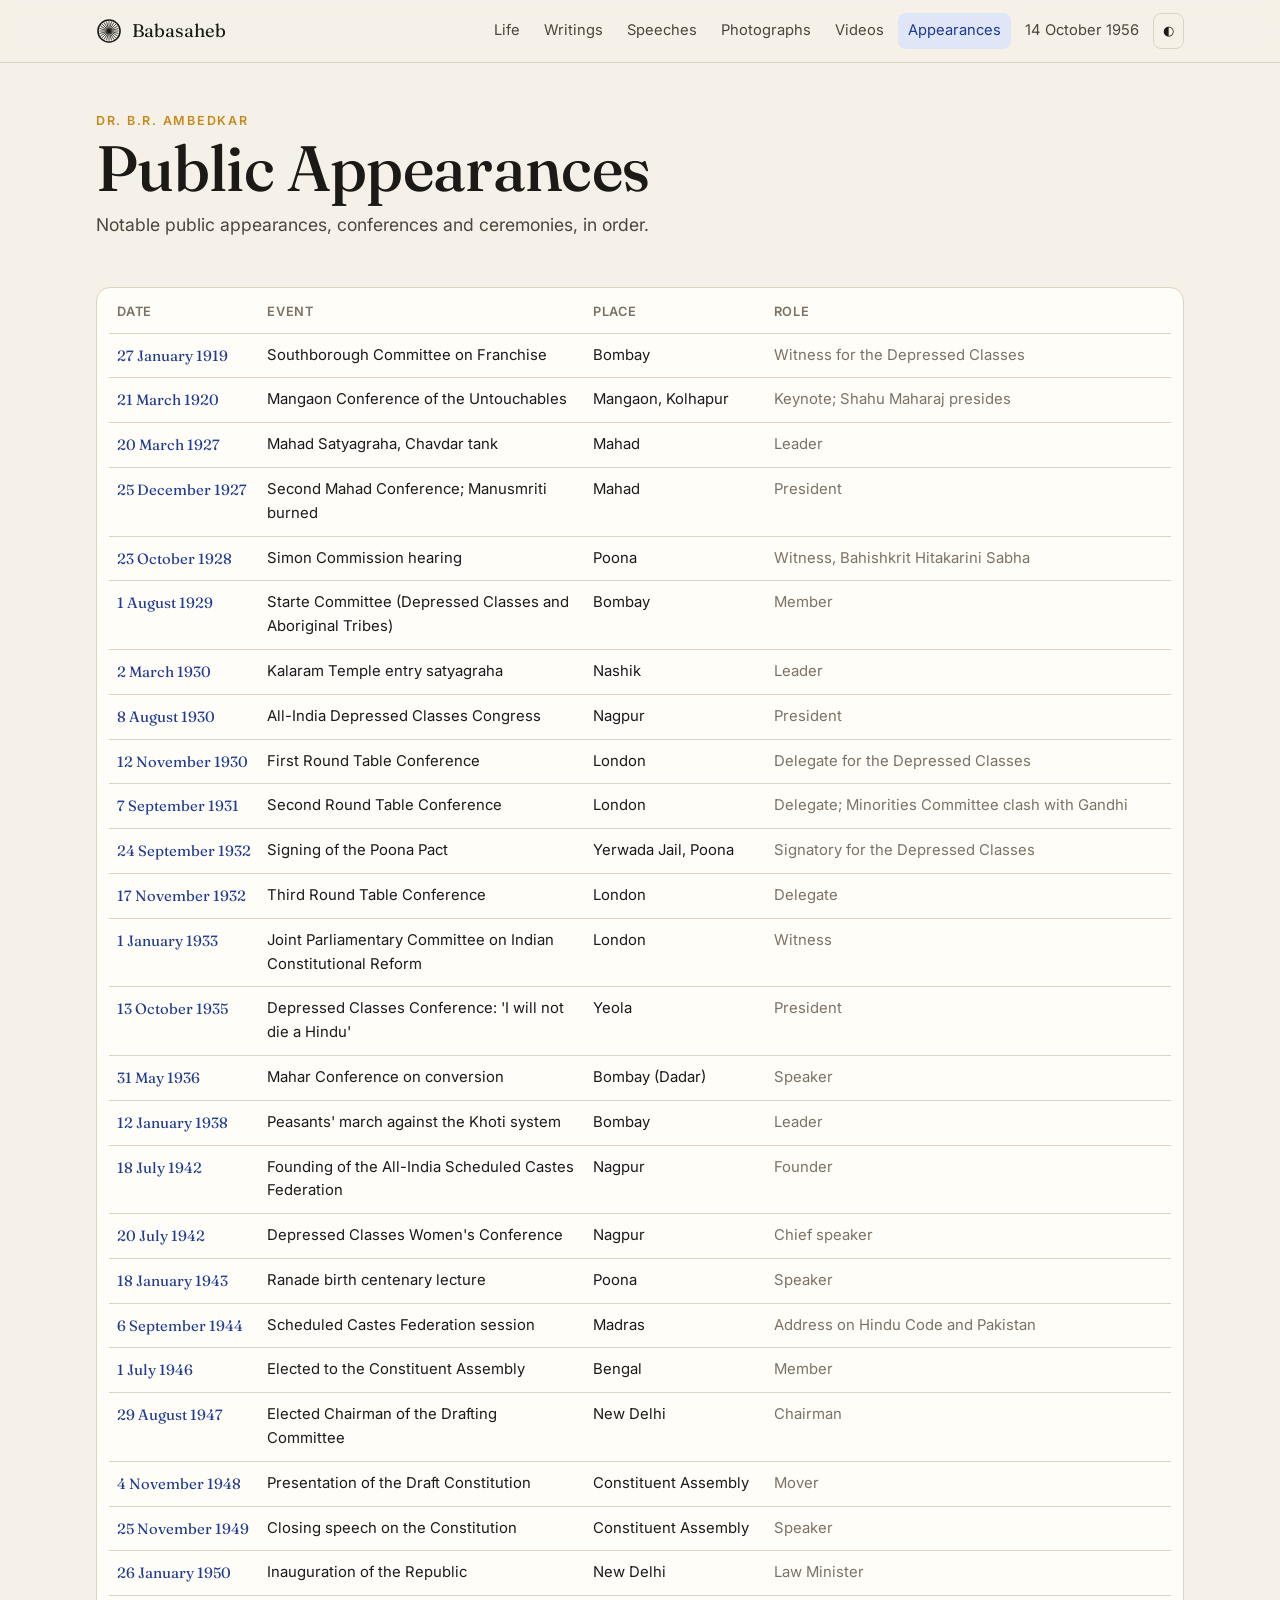
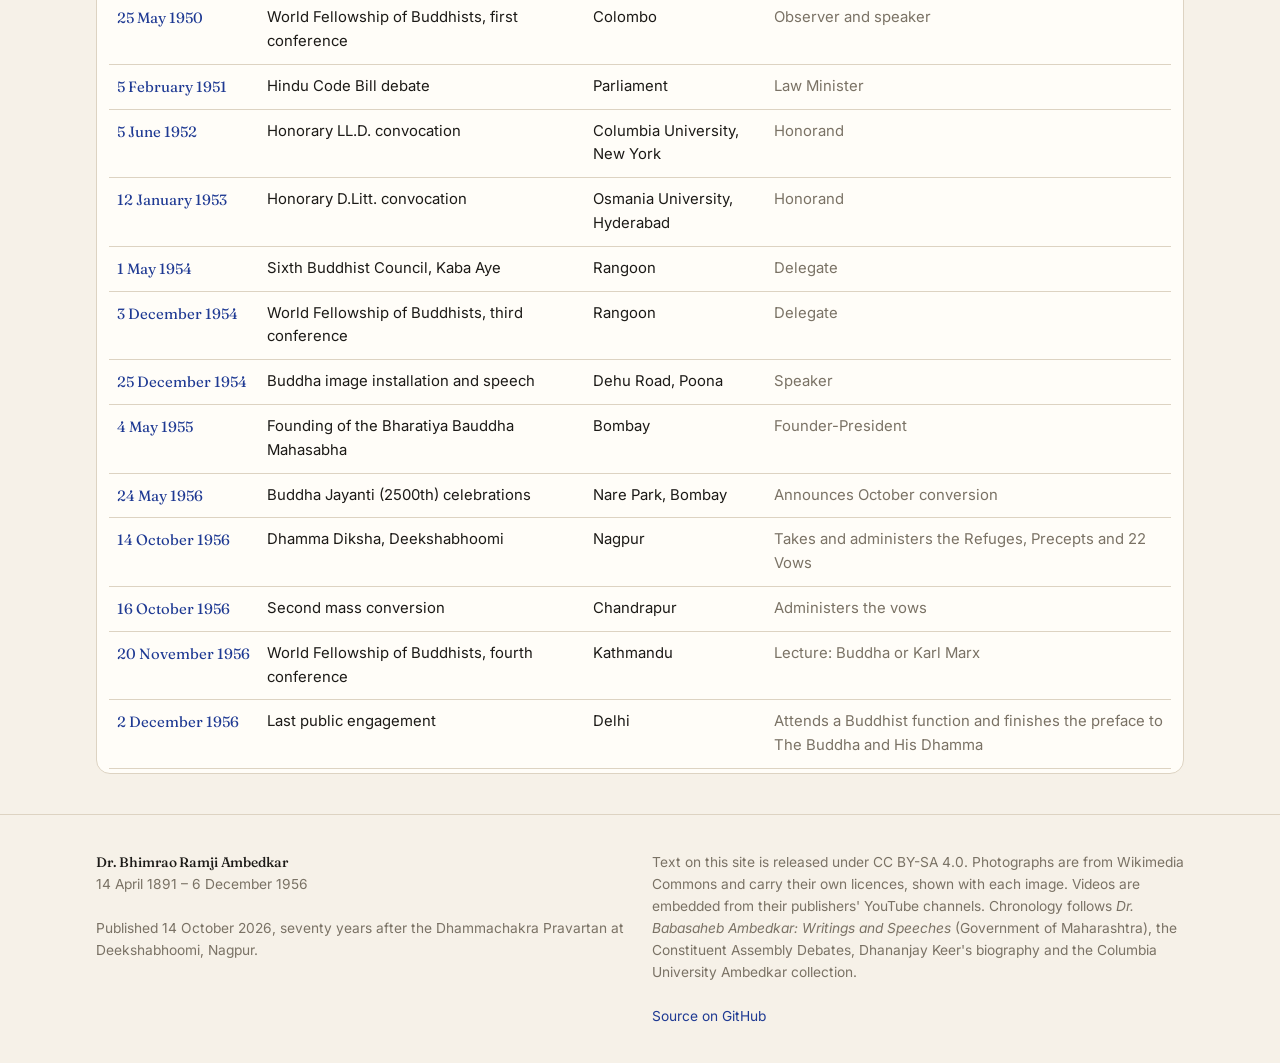
<file: appearances.html>
<!doctype html><html lang="en"><head><meta charset="utf-8"><meta name="viewport" content="width=device-width,initial-scale=1">
<title>Public Appearances · Dr. B.R. Ambedkar</title><meta name="description" content="A chronological register of Dr. B.R. Ambedkar's public appearances, conferences and ceremonies.">
<link rel="preconnect" href="https://fonts.googleapis.com"><link href="https://fonts.googleapis.com/css2?family=Fraunces:opsz,wght@9..144,400;9..144,500&family=Inter:wght@400;500;600&display=swap" rel="stylesheet">
<link rel="stylesheet" href="/css/style.css"><link rel="icon" href="/assets/favicon.svg"></head>
<body><a class="skip" href="#main">Skip to content</a><header class="site" id="site-header"></header>
<main id="main" data-page="appearances" data-title="Public Appearances"><div class="wrap"><div class="pagehead"><div class="eyebrow">Dr. B.R. Ambedkar</div><h1>Public Appearances</h1><p class="lead" id="lead">A chronological register of Dr. B.R. Ambedkar's public appearances, conferences and ceremonies.</p></div>
<div class="filters" id="filters"></div><div id="content"></div></div></main>
<footer class="site" id="site-footer"></footer><script src="/js/common.js"></script><script src="/js/pages.js"></script></body></html>
</file>
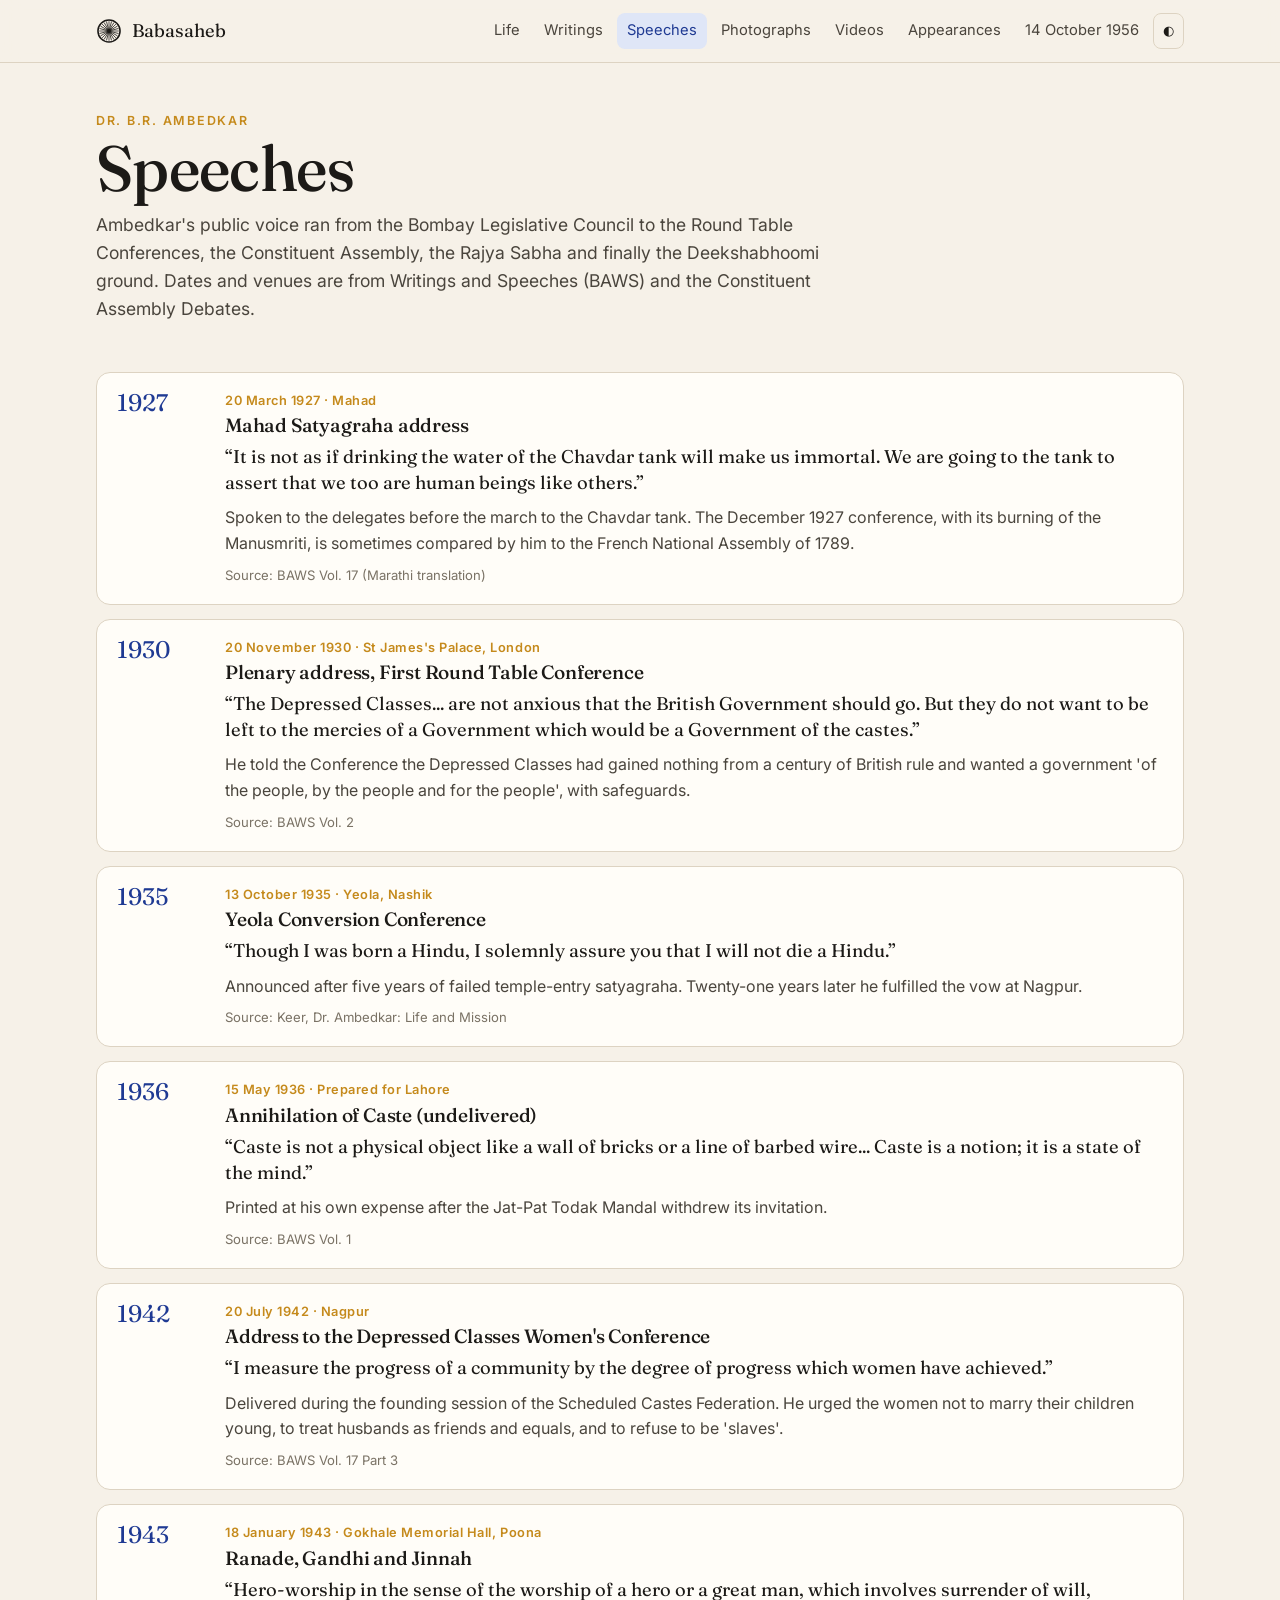
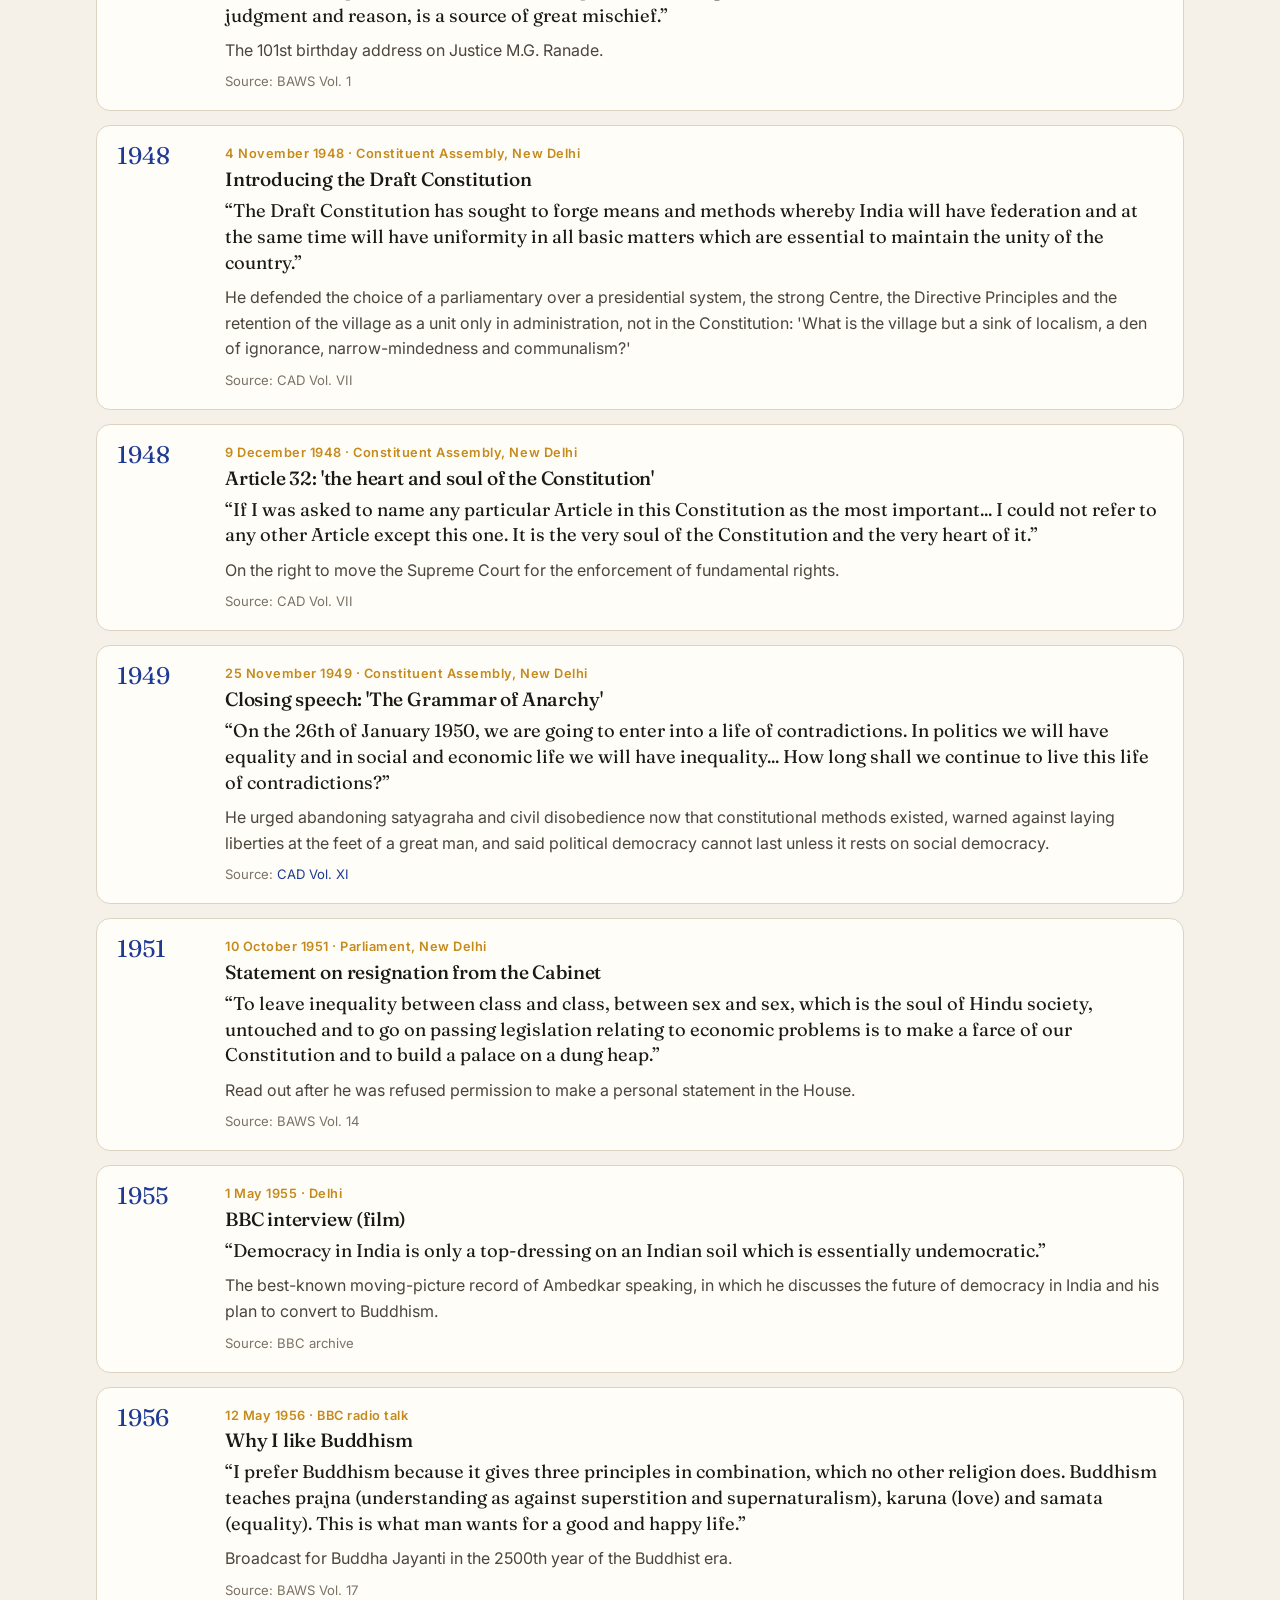
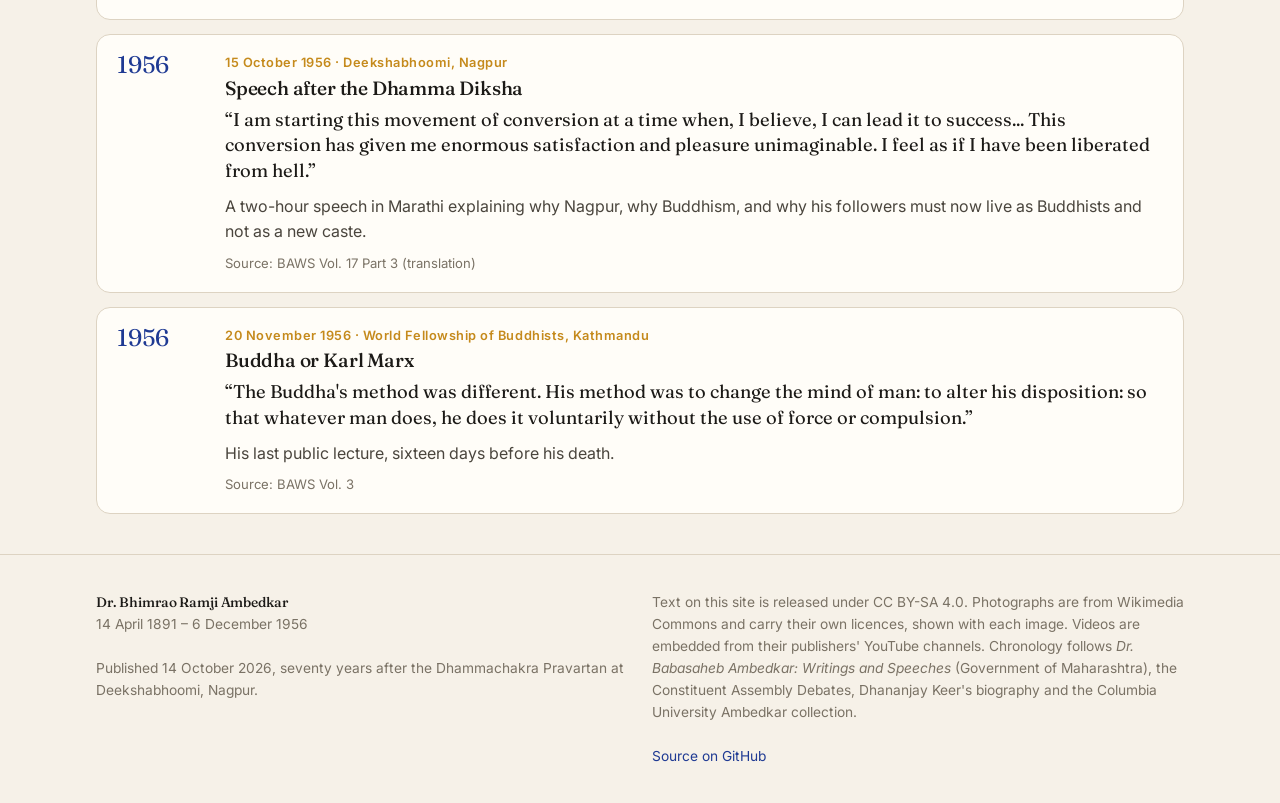
<file: speeches.html>
<!doctype html><html lang="en"><head><meta charset="utf-8"><meta name="viewport" content="width=device-width,initial-scale=1">
<title>Speeches · Dr. B.R. Ambedkar</title><meta name="description" content="Key speeches of Dr. B.R. Ambedkar with excerpts, dates, venues and sources.">
<link rel="preconnect" href="https://fonts.googleapis.com"><link href="https://fonts.googleapis.com/css2?family=Fraunces:opsz,wght@9..144,400;9..144,500&family=Inter:wght@400;500;600&display=swap" rel="stylesheet">
<link rel="stylesheet" href="/css/style.css"><link rel="icon" href="/assets/favicon.svg"></head>
<body><a class="skip" href="#main">Skip to content</a><header class="site" id="site-header"></header>
<main id="main" data-page="speeches" data-title="Speeches"><div class="wrap"><div class="pagehead"><div class="eyebrow">Dr. B.R. Ambedkar</div><h1>Speeches</h1><p class="lead" id="lead">Key speeches of Dr. B.R. Ambedkar with excerpts, dates, venues and sources.</p></div>
<div class="filters" id="filters"></div><div id="content"></div></div></main>
<footer class="site" id="site-footer"></footer><script src="/js/common.js"></script><script src="/js/pages.js"></script></body></html>
</file>
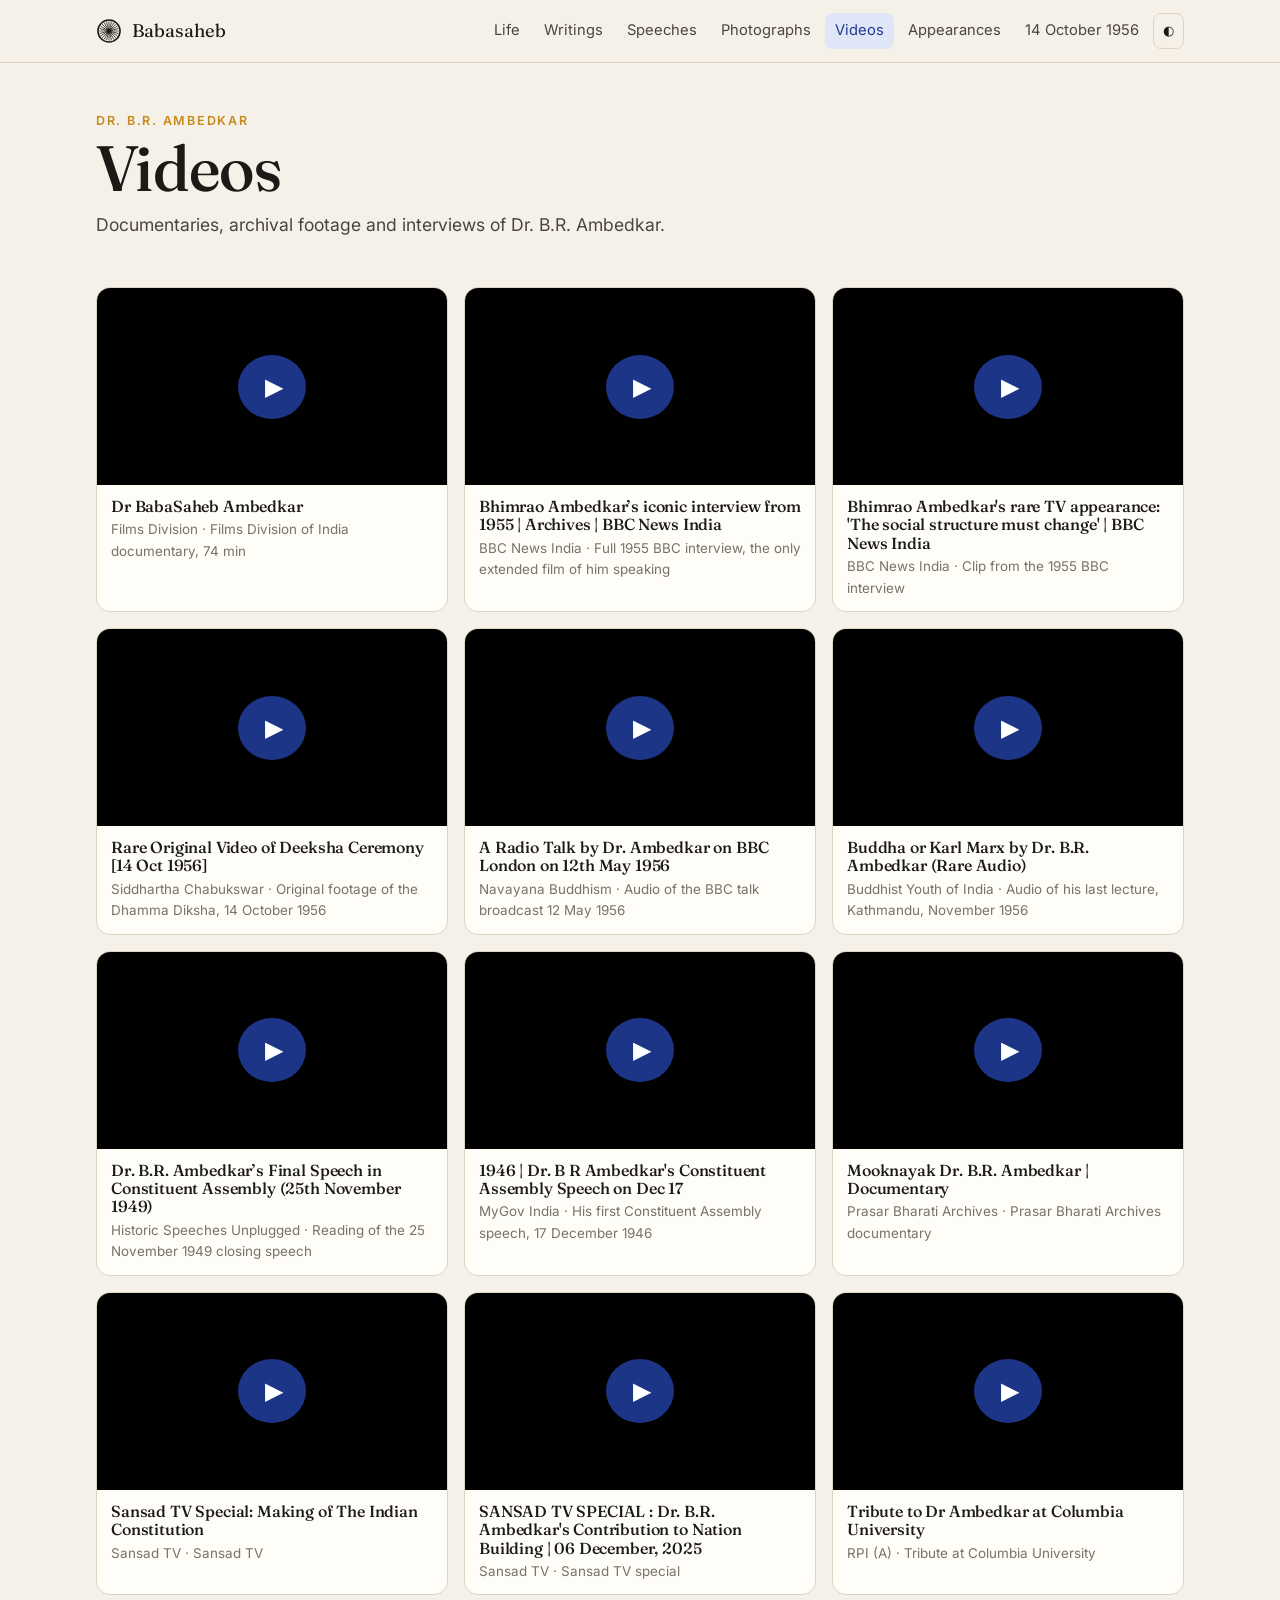
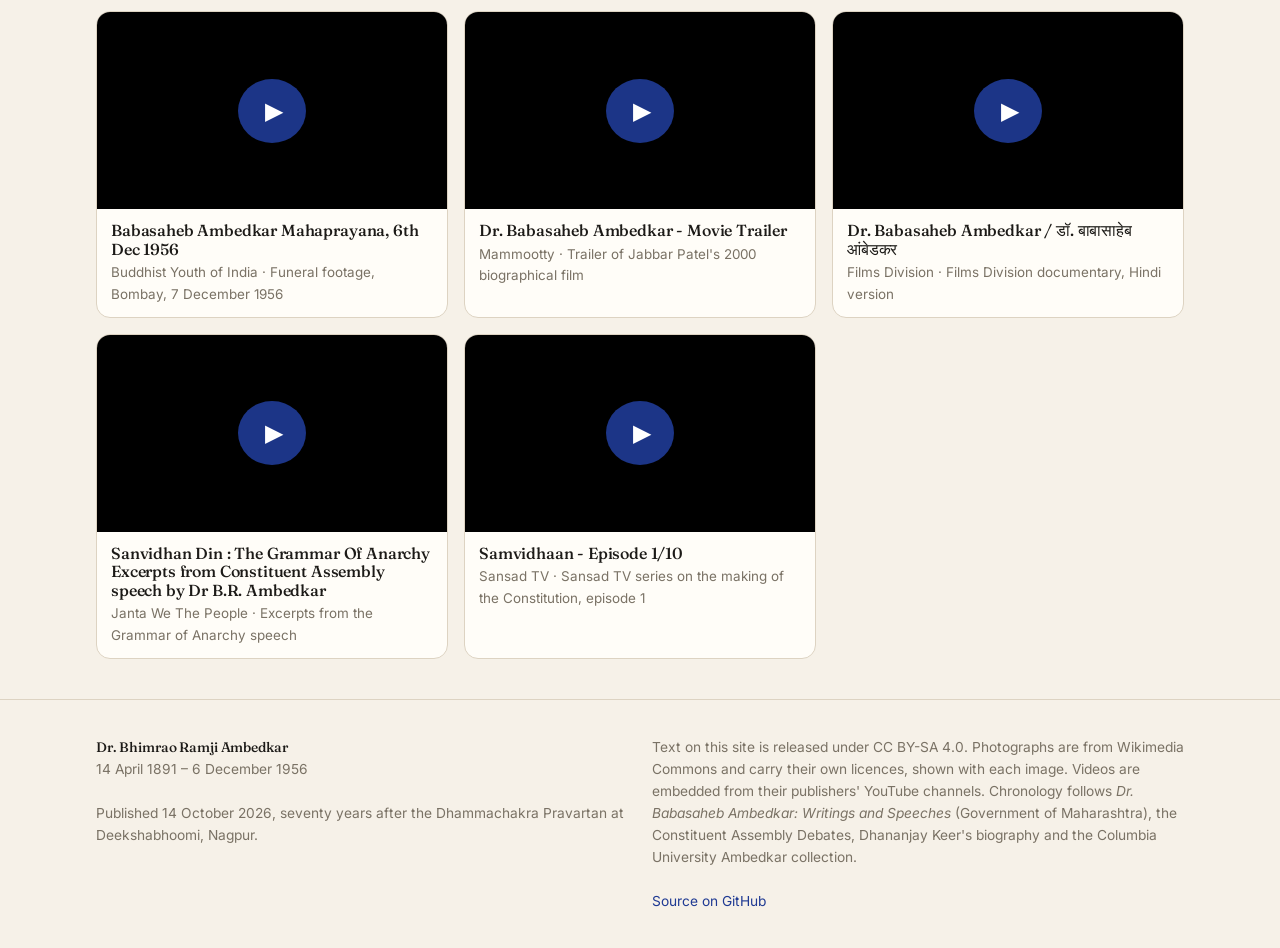
<file: videos.html>
<!doctype html><html lang="en"><head><meta charset="utf-8"><meta name="viewport" content="width=device-width,initial-scale=1">
<title>Videos · Dr. B.R. Ambedkar</title><meta name="description" content="Documentaries, archival footage and interviews of Dr. B.R. Ambedkar.">
<link rel="preconnect" href="https://fonts.googleapis.com"><link href="https://fonts.googleapis.com/css2?family=Fraunces:opsz,wght@9..144,400;9..144,500&family=Inter:wght@400;500;600&display=swap" rel="stylesheet">
<link rel="stylesheet" href="/css/style.css"><link rel="icon" href="/assets/favicon.svg"></head>
<body><a class="skip" href="#main">Skip to content</a><header class="site" id="site-header"></header>
<main id="main" data-page="videos" data-title="Videos"><div class="wrap"><div class="pagehead"><div class="eyebrow">Dr. B.R. Ambedkar</div><h1>Videos</h1><p class="lead" id="lead">Documentaries, archival footage and interviews of Dr. B.R. Ambedkar.</p></div>
<div class="filters" id="filters"></div><div id="content"></div></div></main>
<footer class="site" id="site-footer"></footer><script src="/js/common.js"></script><script src="/js/pages.js"></script></body></html>
</file>
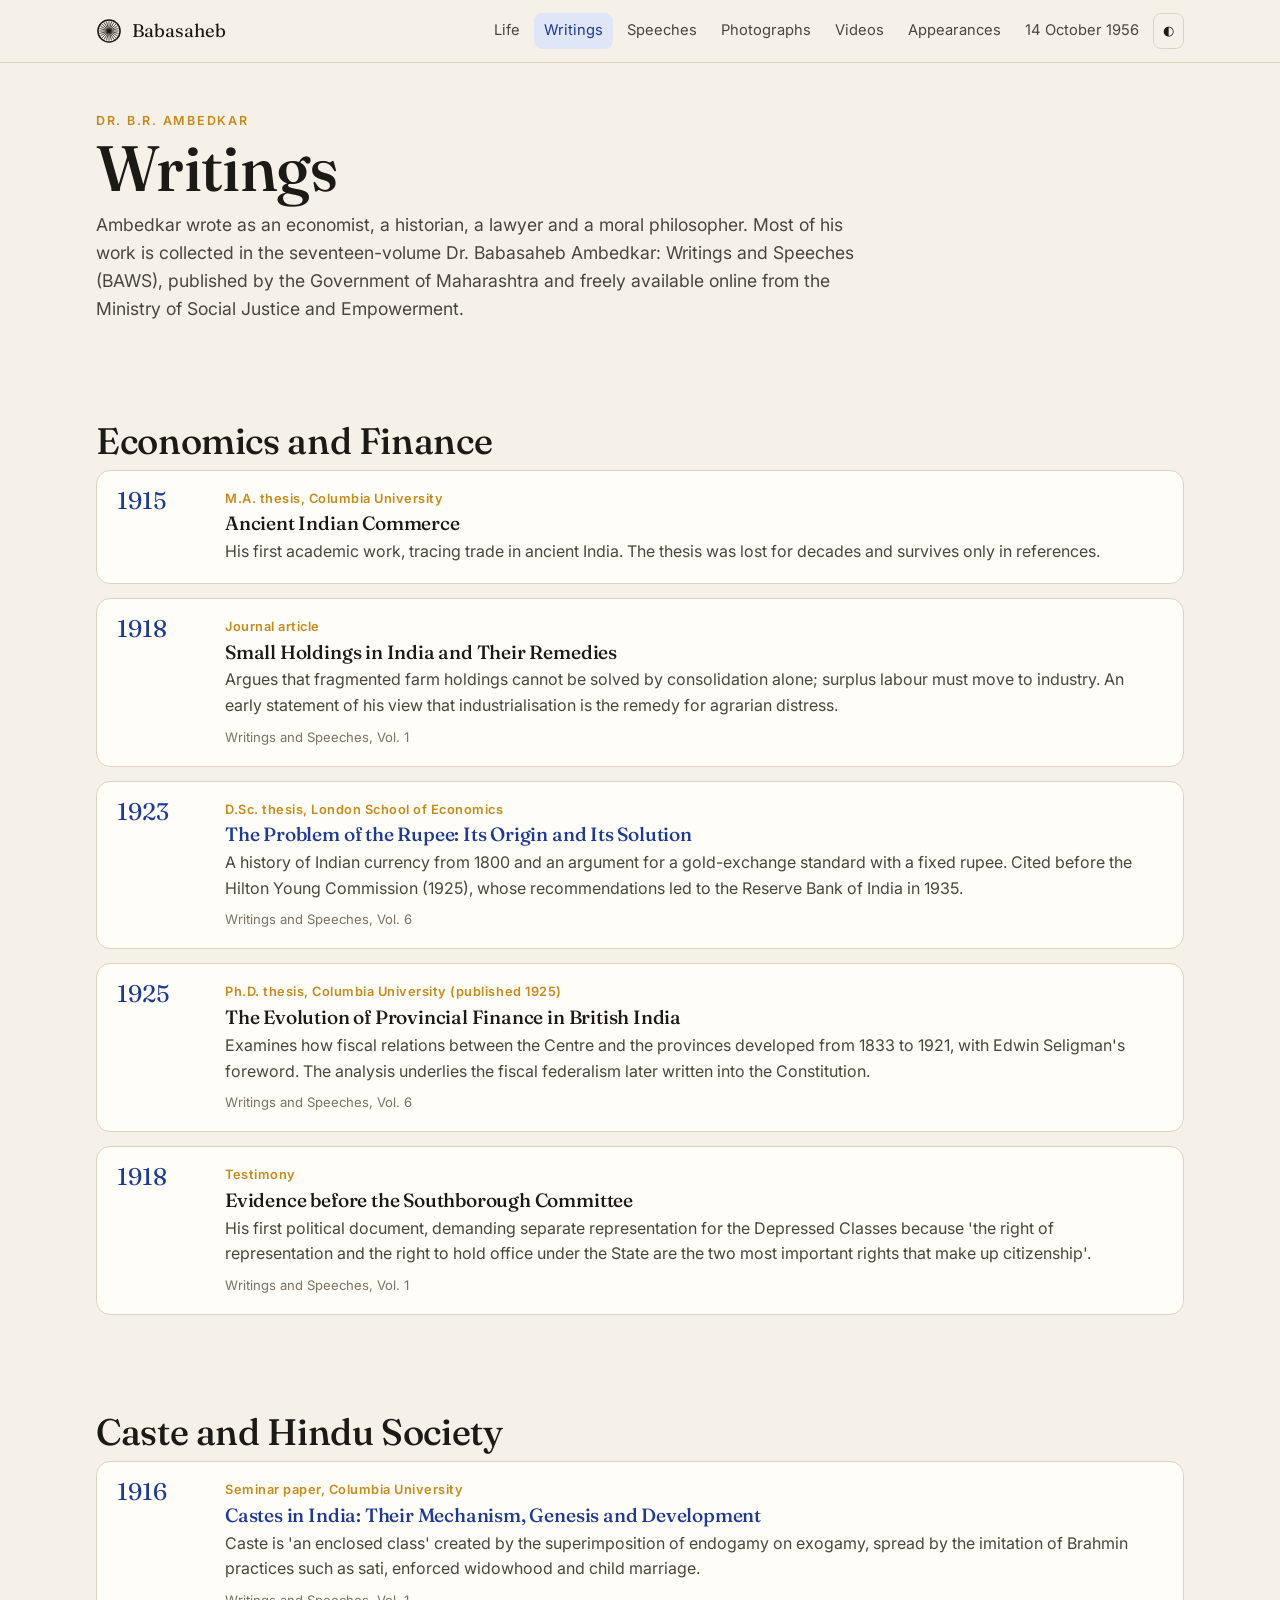
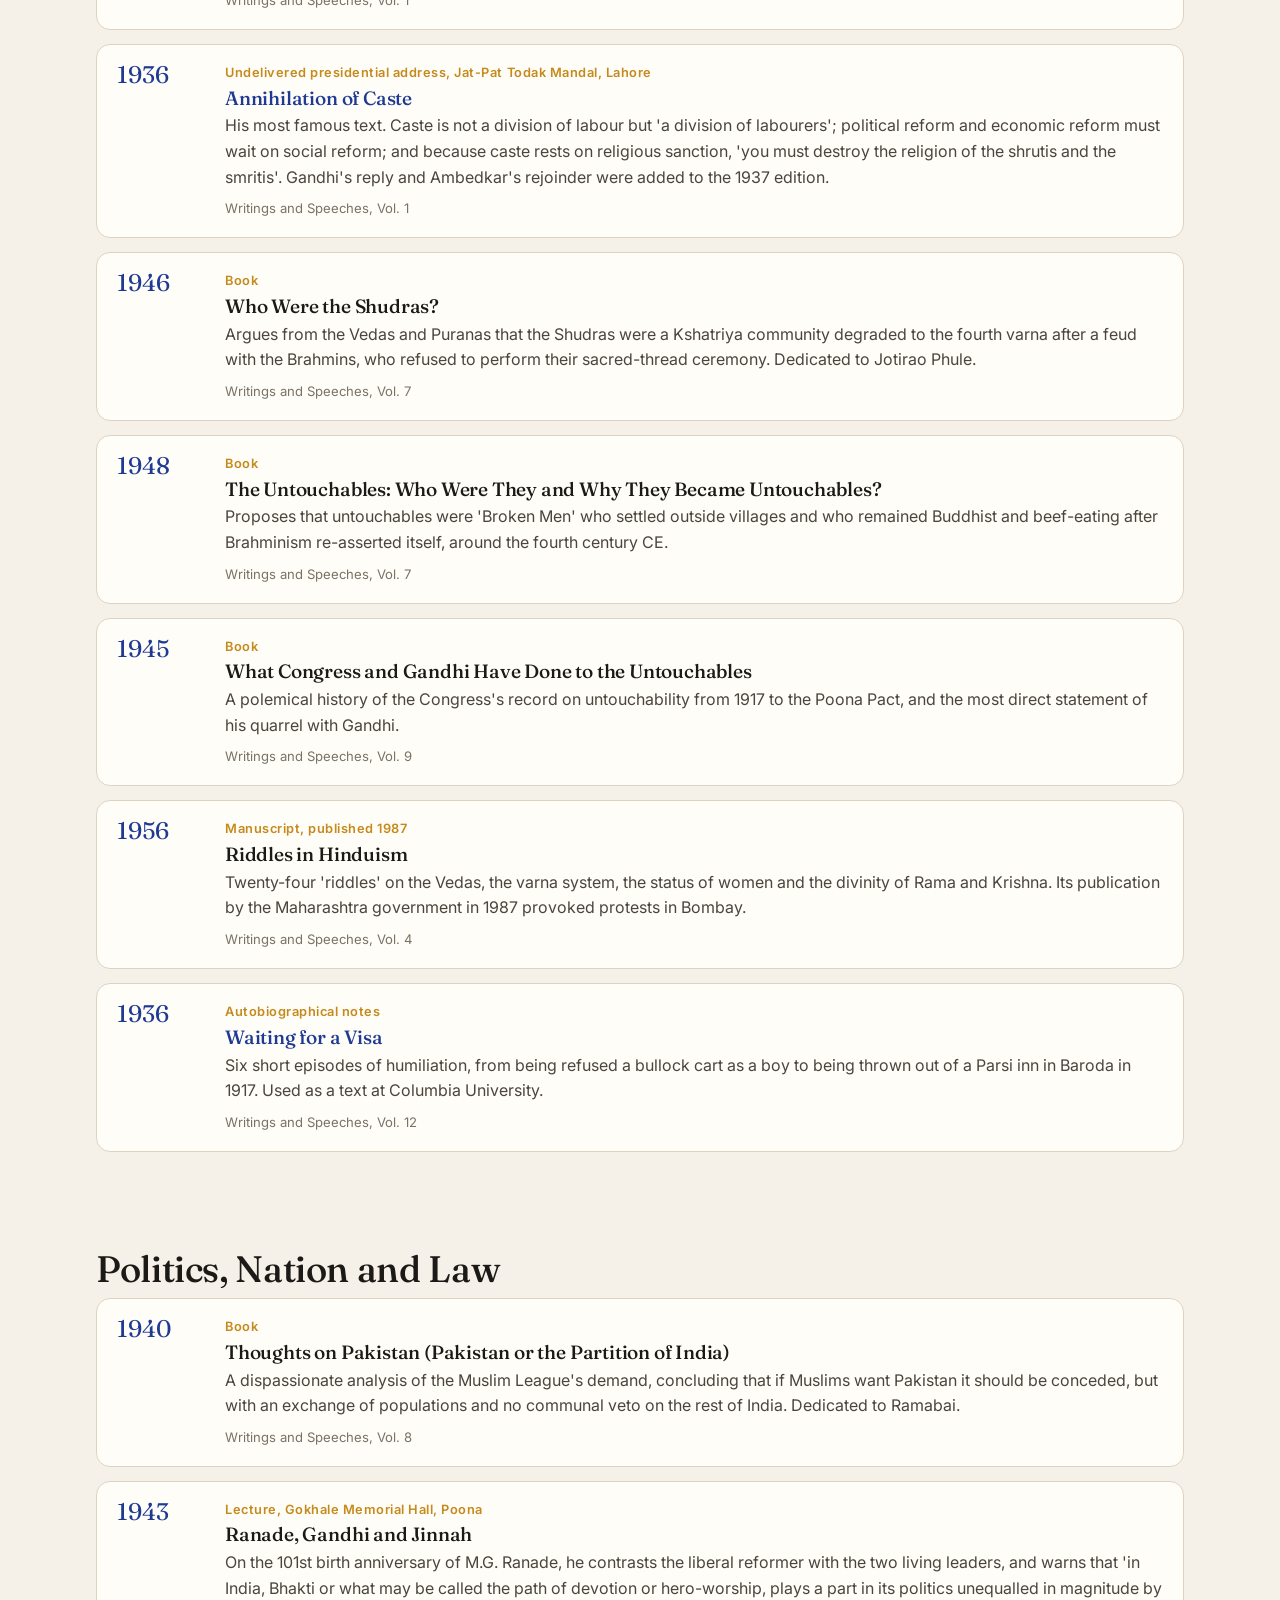
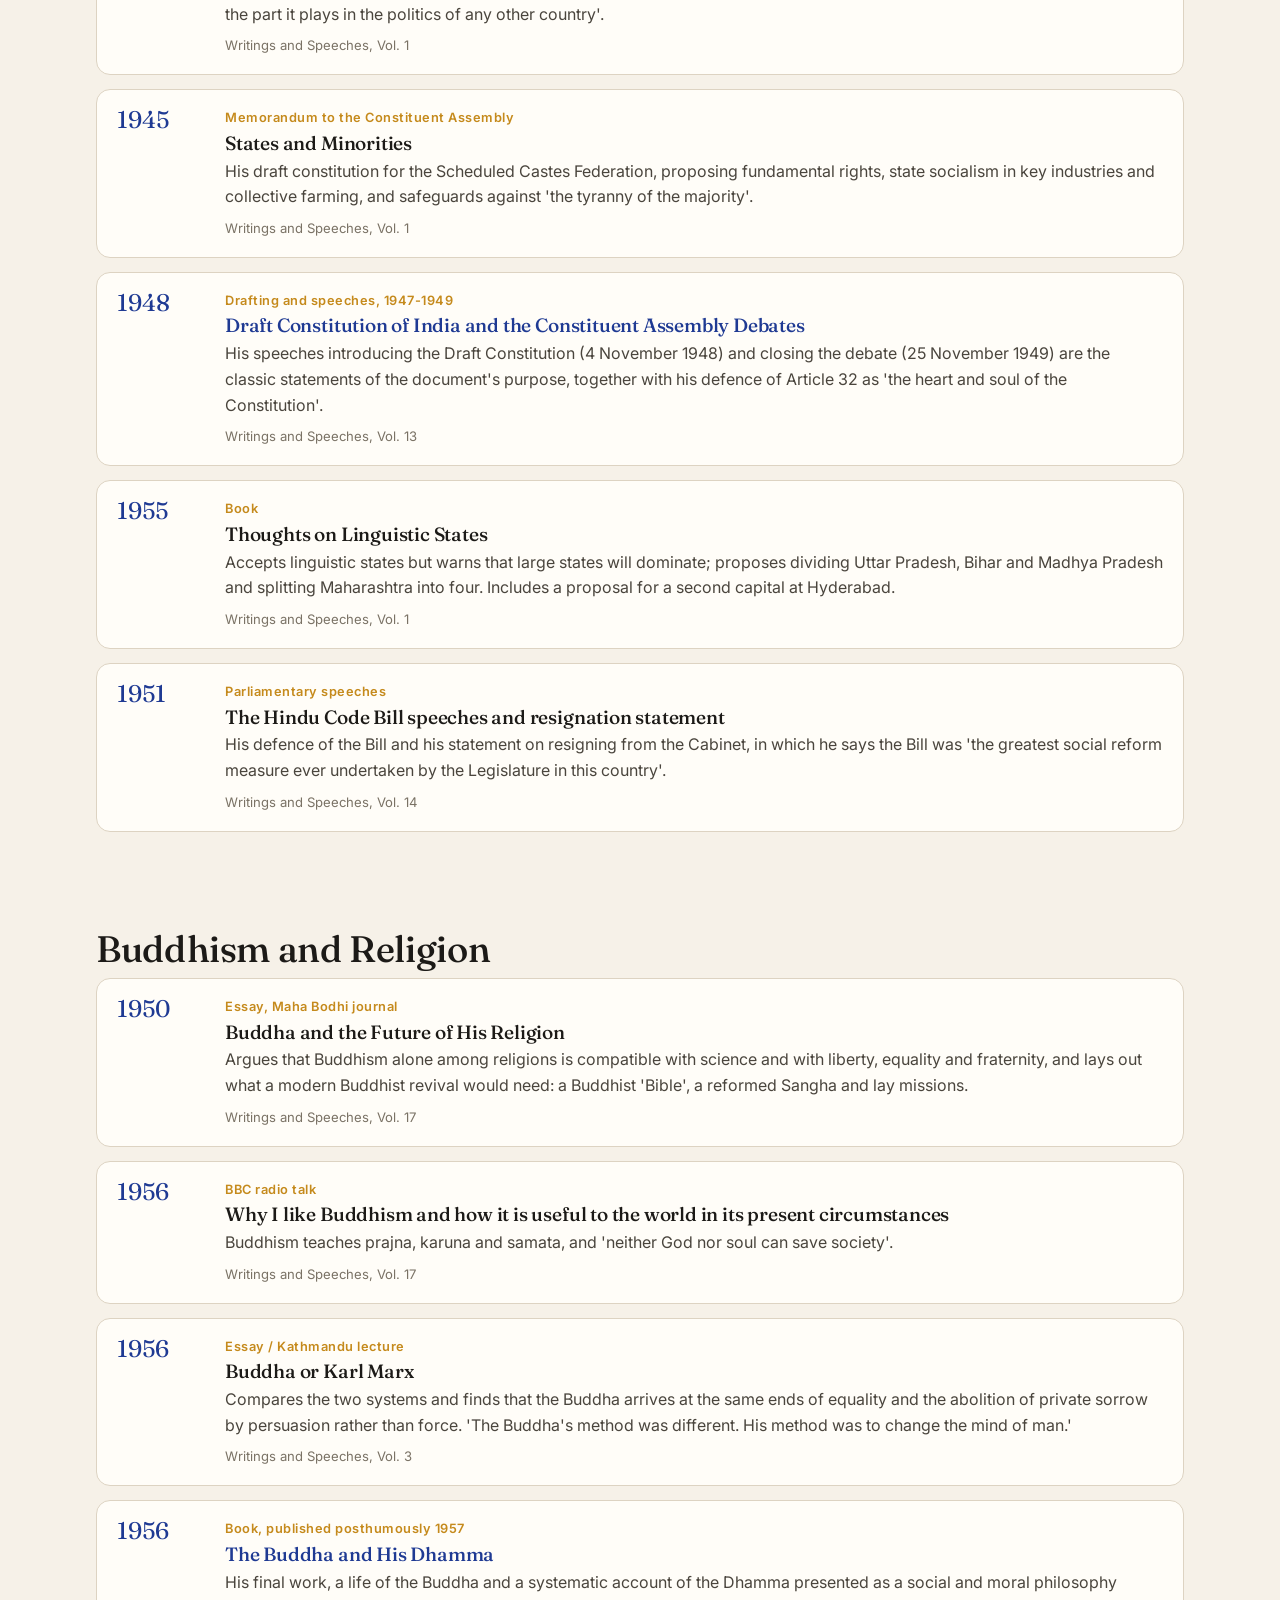
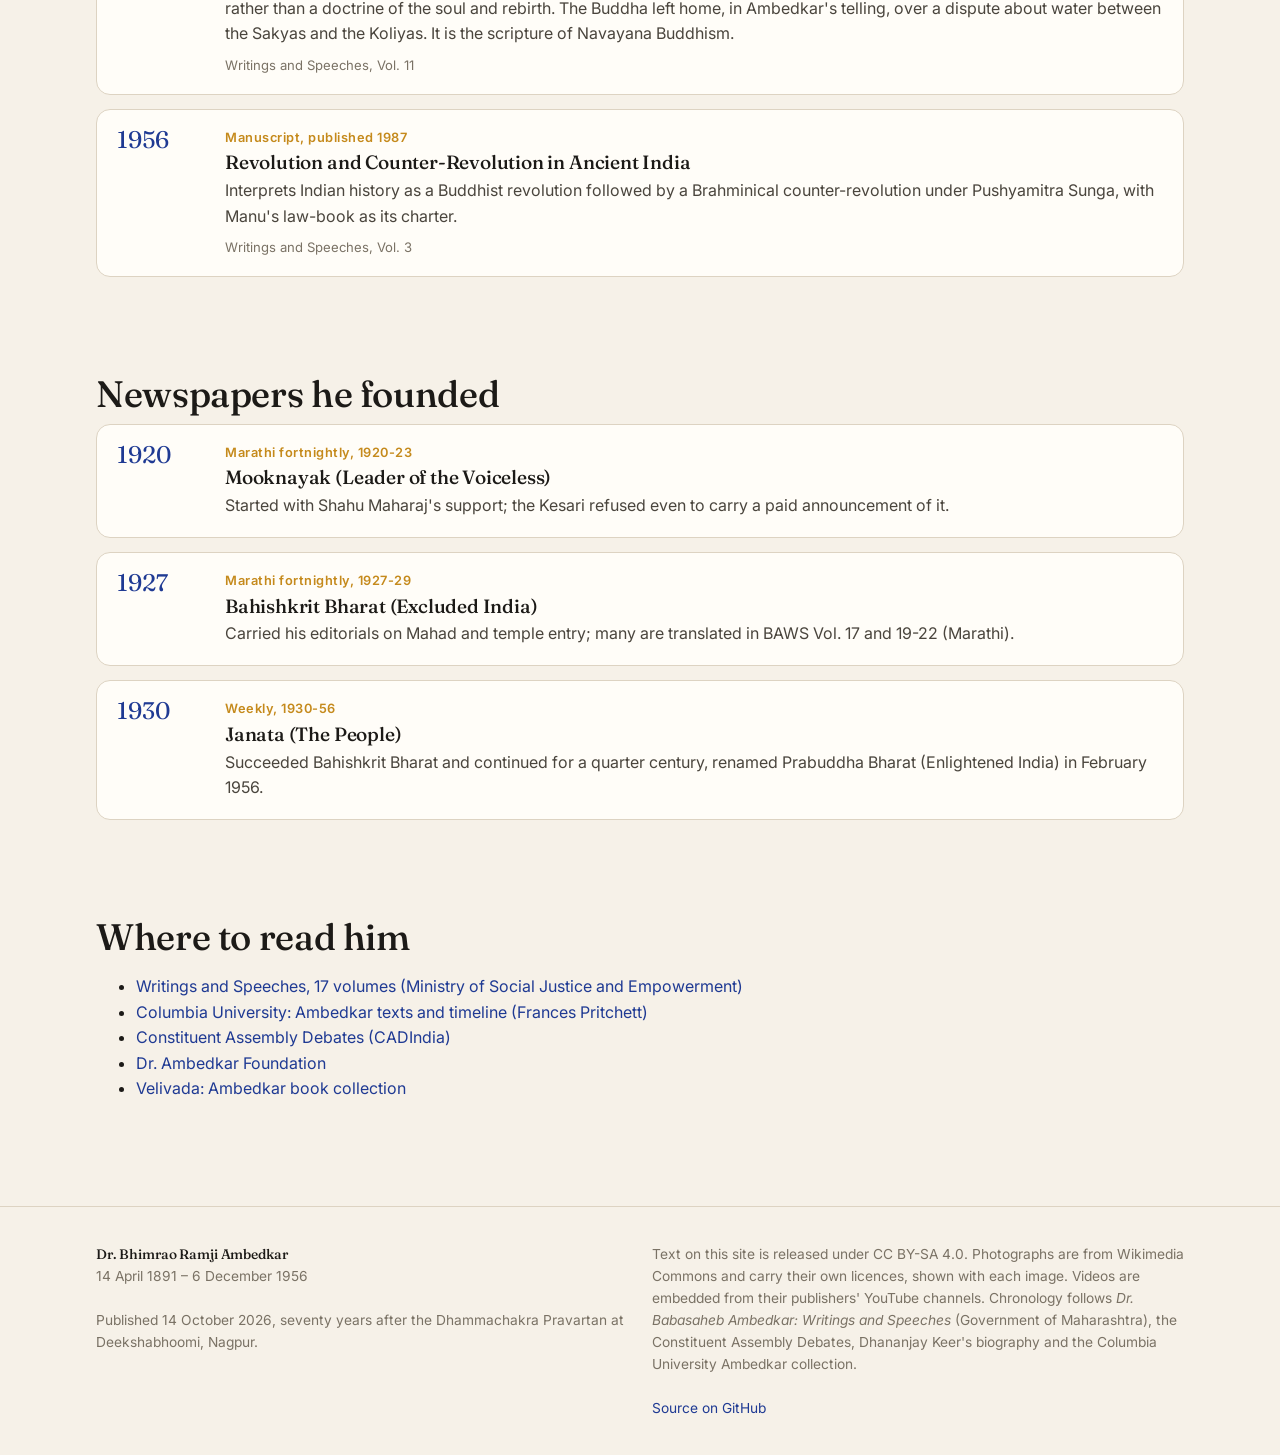
<file: writings.html>
<!doctype html><html lang="en"><head><meta charset="utf-8"><meta name="viewport" content="width=device-width,initial-scale=1">
<title>Writings · Dr. B.R. Ambedkar</title><meta name="description" content="Books, theses, essays and newspapers by Dr. B.R. Ambedkar, from The Problem of the Rupee to The Buddha and His Dhamma.">
<link rel="preconnect" href="https://fonts.googleapis.com"><link href="https://fonts.googleapis.com/css2?family=Fraunces:opsz,wght@9..144,400;9..144,500&family=Inter:wght@400;500;600&display=swap" rel="stylesheet">
<link rel="stylesheet" href="/css/style.css"><link rel="icon" href="/assets/favicon.svg"></head>
<body><a class="skip" href="#main">Skip to content</a><header class="site" id="site-header"></header>
<main id="main" data-page="writings" data-title="Writings"><div class="wrap"><div class="pagehead"><div class="eyebrow">Dr. B.R. Ambedkar</div><h1>Writings</h1><p class="lead" id="lead">Books, theses, essays and newspapers by Dr. B.R. Ambedkar, from The Problem of the Rupee to The Buddha and His Dhamma.</p></div>
<div class="filters" id="filters"></div><div id="content"></div></div></main>
<footer class="site" id="site-footer"></footer><script src="/js/common.js"></script><script src="/js/pages.js"></script></body></html>
</file>
<file: css/style.css>
:root{
  --bg:#f6f1e8;--bg-2:#efe7d8;--paper:#fffdf8;--ink:#1c1a17;--ink-2:#4a453d;--muted:#7a7265;
  --blue:#1f3a93;--blue-2:#2c4fb8;--blue-soft:#dfe6f7;--gold:#c58a1c;--gold-soft:#f5e7c6;--line:#ddd3c2;
  --radius:14px;--max:1120px;--serif:"Fraunces","Georgia",serif;--sans:"Inter",system-ui,-apple-system,"Segoe UI",sans-serif;
}
@media (prefers-color-scheme:dark){:root:not([data-theme="light"]){
  --bg:#12141c;--bg-2:#181b26;--paper:#1d212d;--ink:#eee9df;--ink-2:#c9c2b4;--muted:#8f887a;
  --blue:#7f9cf0;--blue-2:#a3b7f5;--blue-soft:#232b48;--gold:#e2b25a;--gold-soft:#3a2f16;--line:#2c3142;}}
:root[data-theme="dark"]{
  --bg:#12141c;--bg-2:#181b26;--paper:#1d212d;--ink:#eee9df;--ink-2:#c9c2b4;--muted:#8f887a;
  --blue:#7f9cf0;--blue-2:#a3b7f5;--blue-soft:#232b48;--gold:#e2b25a;--gold-soft:#3a2f16;--line:#2c3142;}
*{box-sizing:border-box}html{scroll-behavior:smooth}
body{margin:0;background:var(--bg);color:var(--ink);font-family:var(--sans);line-height:1.6;-webkit-font-smoothing:antialiased}
a{color:var(--blue);text-decoration:none}a:hover{text-decoration:underline}
img{max-width:100%;display:block}
.skip{position:absolute;left:-999px;top:0;background:var(--gold);color:#000;padding:8px 12px;z-index:100}.skip:focus{left:8px}
.wrap{max-width:var(--max);margin:0 auto;padding:0 16px}
h1,h2,h3,.serif{font-family:var(--serif);font-weight:500;letter-spacing:-.01em;line-height:1.15}
h1{font-size:clamp(2.2rem,5vw,4rem);margin:0}h2{font-size:clamp(1.6rem,3vw,2.3rem);margin:0 0 .5rem}h3{font-size:1.2rem;margin:0 0 .3rem}
p{margin:.4rem 0 1rem}
.eyebrow{font-size:.78rem;letter-spacing:.14em;text-transform:uppercase;color:var(--gold);font-weight:600}
.muted{color:var(--muted)}.small{font-size:.86rem}
/* header */
header.site{position:sticky;top:0;z-index:50;background:color-mix(in srgb,var(--bg) 88%,transparent);backdrop-filter:blur(10px);border-bottom:1px solid var(--line)}
header.site .wrap{display:flex;align-items:center;justify-content:space-between;gap:16px;min-height:62px}
.brand{display:flex;align-items:center;gap:10px;color:var(--ink);font-family:var(--serif);font-size:1.15rem}
.brand .chakra{width:26px;height:26px}
nav.main{display:flex;gap:4px;flex-wrap:wrap}
nav.main a{padding:6px 10px;border-radius:8px;color:var(--ink-2);font-size:.92rem}
nav.main a:hover,nav.main a.active{background:var(--blue-soft);color:var(--blue);text-decoration:none}
.navtoggle{display:none;background:none;border:1px solid var(--line);border-radius:8px;padding:6px 10px;color:var(--ink);font-size:1rem}
@media (max-width:860px){.navtoggle{display:block}nav.main{display:none;position:absolute;left:0;right:0;top:62px;background:var(--paper);border-bottom:1px solid var(--line);padding:10px 16px;flex-direction:column}nav.main.open{display:flex}}
/* hero */
.hero{padding:56px 0 40px;background:radial-gradient(1200px 500px at 70% -10%,var(--blue-soft),transparent 60%)}
.hero .grid{display:grid;grid-template-columns:1.2fr .8fr;gap:40px;align-items:center}
@media (max-width:820px){.hero .grid{grid-template-columns:1fr}}
.hero .portrait{border-radius:var(--radius);overflow:hidden;box-shadow:0 20px 50px rgba(0,0,0,.18);aspect-ratio:4/5;background:var(--bg-2)}
.hero .portrait img{width:100%;height:100%;object-fit:cover}
.hero .dates{font-family:var(--serif);font-size:1.1rem;color:var(--ink-2);margin:.5rem 0}
.hero .tagline{font-size:1.15rem;max-width:56ch;color:var(--ink-2)}
.occasion{display:inline-block;background:var(--gold-soft);color:var(--ink);border-left:3px solid var(--gold);padding:8px 12px;border-radius:0 8px 8px 0;font-size:.9rem;margin-top:12px}
.stats{display:grid;grid-template-columns:repeat(4,1fr);gap:12px;margin:36px 0 0}
@media (max-width:700px){.stats{grid-template-columns:repeat(2,1fr)}}
.stat{background:var(--paper);border:1px solid var(--line);border-radius:var(--radius);padding:16px}
.stat b{display:block;font-family:var(--serif);font-size:1.9rem;color:var(--blue);font-weight:500}
.stat span{font-size:.85rem;color:var(--muted)}
/* sections */
section{padding:48px 0}
.section-head{display:flex;align-items:end;justify-content:space-between;gap:16px;flex-wrap:wrap;margin-bottom:20px}
.card{background:var(--paper);border:1px solid var(--line);border-radius:var(--radius);padding:20px}
/* eras */
.eras{display:grid;grid-template-columns:repeat(3,1fr);gap:14px}
@media (max-width:860px){.eras{grid-template-columns:repeat(2,1fr)}}@media (max-width:540px){.eras{grid-template-columns:1fr}}
.era{display:block;color:inherit;background:var(--paper);border:1px solid var(--line);border-radius:var(--radius);padding:18px;transition:transform .15s,border-color .15s}
.era:hover{transform:translateY(-2px);border-color:var(--blue);text-decoration:none}
.era .years{color:var(--gold);font-weight:600;font-size:.8rem;letter-spacing:.08em}
.era h3{margin:.2rem 0 .4rem}.era p{margin:0;color:var(--ink-2);font-size:.92rem}
/* timeline */
.filters{display:flex;gap:8px;flex-wrap:wrap;margin-bottom:24px}
.chip{border:1px solid var(--line);background:var(--paper);color:var(--ink-2);border-radius:999px;padding:6px 14px;font-size:.85rem;cursor:pointer}
.chip.active{background:var(--blue);border-color:var(--blue);color:#fff}
.timeline{position:relative;padding-left:28px}
.timeline:before{content:"";position:absolute;left:8px;top:0;bottom:0;width:2px;background:var(--line)}
.era-marker{position:relative;margin:36px 0 18px}
.era-marker:first-child{margin-top:0}
.era-marker:before{content:"";position:absolute;left:-27px;top:8px;width:16px;height:16px;border-radius:50%;background:var(--gold);box-shadow:0 0 0 4px var(--bg)}
.era-marker h2{margin:0}.era-marker p{margin:.2rem 0 0;color:var(--ink-2);max-width:70ch}
.event{position:relative;background:var(--paper);border:1px solid var(--line);border-radius:var(--radius);padding:18px 20px;margin-bottom:14px;display:grid;grid-template-columns:1fr;gap:14px}
.event.has-img{grid-template-columns:1fr 220px}
@media (max-width:700px){.event.has-img{grid-template-columns:1fr}}
.event:before{content:"";position:absolute;left:-24px;top:24px;width:10px;height:10px;border-radius:50%;background:var(--blue);box-shadow:0 0 0 3px var(--bg)}
.event .date{font-family:var(--serif);color:var(--blue);font-size:1.05rem}
.event .place{color:var(--muted);font-size:.85rem}
.event h3{margin:.15rem 0 .4rem;font-size:1.25rem}
.event p{margin:0;color:var(--ink-2)}
.event figure{margin:0}.event figure img{border-radius:10px;aspect-ratio:4/3;object-fit:cover;width:100%;background:var(--bg-2)}
.event figcaption{font-size:.75rem;color:var(--muted);margin-top:6px;line-height:1.35}
.tags{margin-top:10px;display:flex;gap:6px;flex-wrap:wrap}.tag{font-size:.72rem;padding:2px 8px;border-radius:999px;background:var(--blue-soft);color:var(--blue)}
/* quote */
.quote{margin:40px 0;padding:28px 32px;border-left:4px solid var(--gold);background:var(--paper);border-radius:0 var(--radius) var(--radius) 0}
.quote p{font-family:var(--serif);font-size:1.45rem;line-height:1.35;margin:0}
.quote cite{display:block;margin-top:10px;font-style:normal;color:var(--muted);font-size:.88rem}
/* lists */
.list{display:grid;gap:14px}
.item{background:var(--paper);border:1px solid var(--line);border-radius:var(--radius);padding:18px 20px;display:grid;grid-template-columns:92px 1fr;gap:16px}
@media (max-width:540px){.item{grid-template-columns:1fr}}
.item .yr{font-family:var(--serif);font-size:1.5rem;color:var(--blue);line-height:1}
.item .kind{color:var(--gold);font-size:.8rem;font-weight:600;letter-spacing:.04em}
.item h3{margin:.2rem 0 .3rem}.item p{margin:0;color:var(--ink-2)}
.item .meta{margin-top:8px;font-size:.82rem;color:var(--muted)}
blockquote.sp{margin:.5rem 0 .6rem;font-family:var(--serif);font-size:1.15rem;line-height:1.4;color:var(--ink)}
/* gallery */
.gallery{columns:3 280px;gap:14px}
.gallery figure{break-inside:avoid;margin:0 0 14px;background:var(--paper);border:1px solid var(--line);border-radius:var(--radius);overflow:hidden;cursor:zoom-in}
.gallery img{width:100%;background:var(--bg-2)}
.gallery figcaption{padding:10px 12px;font-size:.84rem;color:var(--ink-2)}
.gallery figcaption .cred{display:block;color:var(--muted);font-size:.74rem;margin-top:4px}
.lightbox{position:fixed;inset:0;background:rgba(0,0,0,.92);display:none;z-index:200;align-items:center;justify-content:center;flex-direction:column;padding:20px}
.lightbox.open{display:flex}.lightbox img{max-height:80vh;max-width:95vw;object-fit:contain}
.lightbox p{color:#ddd;max-width:80ch;text-align:center;font-size:.9rem}.lightbox button{position:absolute;top:14px;right:14px;background:#fff;border:0;border-radius:50%;width:38px;height:38px;font-size:1.2rem;cursor:pointer}
/* videos */
.videos{display:grid;grid-template-columns:repeat(auto-fill,minmax(320px,1fr));gap:16px}
.video{background:var(--paper);border:1px solid var(--line);border-radius:var(--radius);overflow:hidden}
.video .frame{aspect-ratio:16/9;background:#000;position:relative}
.video iframe{width:100%;height:100%;border:0;position:absolute;inset:0}
.video .frame button{position:absolute;inset:0;width:100%;border:0;background:center/cover no-repeat;cursor:pointer}
.video .frame button:after{content:"▶";position:absolute;left:50%;top:50%;transform:translate(-50%,-50%);width:64px;height:64px;border-radius:50%;background:rgba(31,58,147,.92);color:#fff;font-size:1.5rem;display:grid;place-items:center;padding-left:4px}
.video .body{padding:12px 14px}.video h3{font-size:1rem;margin:0 0 4px}.video p{margin:0;font-size:.84rem;color:var(--muted)}
/* vows */
.vows{counter-reset:v;display:grid;grid-template-columns:repeat(2,1fr);gap:10px;padding:0;list-style:none}
@media (max-width:700px){.vows{grid-template-columns:1fr}}
.vows li{counter-increment:v;background:var(--paper);border:1px solid var(--line);border-radius:10px;padding:12px 14px 12px 50px;position:relative;font-size:.95rem}
.vows li:before{content:counter(v);position:absolute;left:14px;top:10px;font-family:var(--serif);color:var(--gold);font-size:1.3rem}
.two{display:grid;grid-template-columns:1.1fr .9fr;gap:28px;align-items:start}@media (max-width:820px){.two{grid-template-columns:1fr}}
table{width:100%;border-collapse:collapse;font-size:.93rem}td,th{padding:10px 8px;border-bottom:1px solid var(--line);text-align:left;vertical-align:top}th{color:var(--muted);font-weight:600;font-size:.8rem;letter-spacing:.06em;text-transform:uppercase}
td.d{white-space:nowrap;font-family:var(--serif);color:var(--blue)}
footer.site{border-top:1px solid var(--line);padding:36px 0;color:var(--muted);font-size:.86rem;margin-top:40px}
footer.site .wrap{display:grid;grid-template-columns:1fr 1fr;gap:24px}@media (max-width:700px){footer.site .wrap{grid-template-columns:1fr}}
.themebtn{background:none;border:1px solid var(--line);border-radius:8px;padding:5px 9px;color:var(--ink);cursor:pointer}
.pagehead{padding:48px 0 8px}.pagehead p.lead{font-size:1.1rem;color:var(--ink-2);max-width:70ch}
</file>
